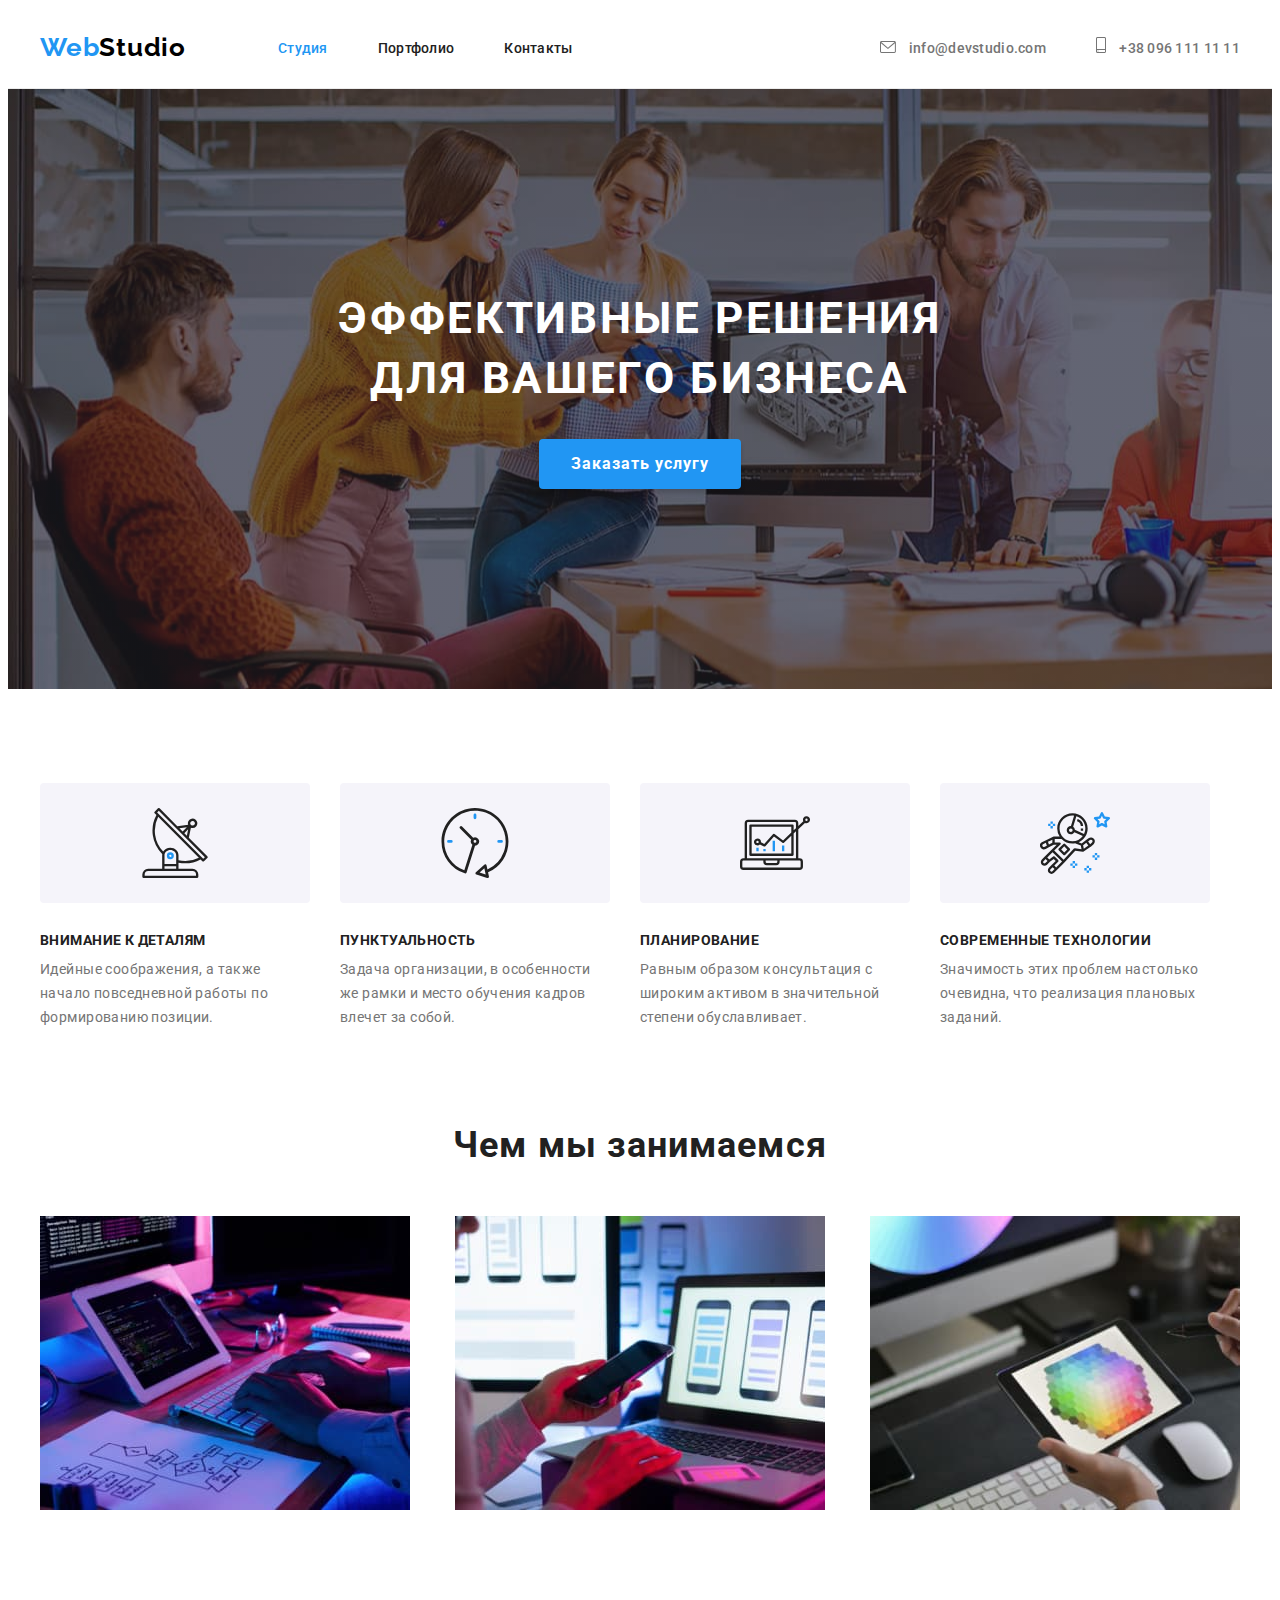
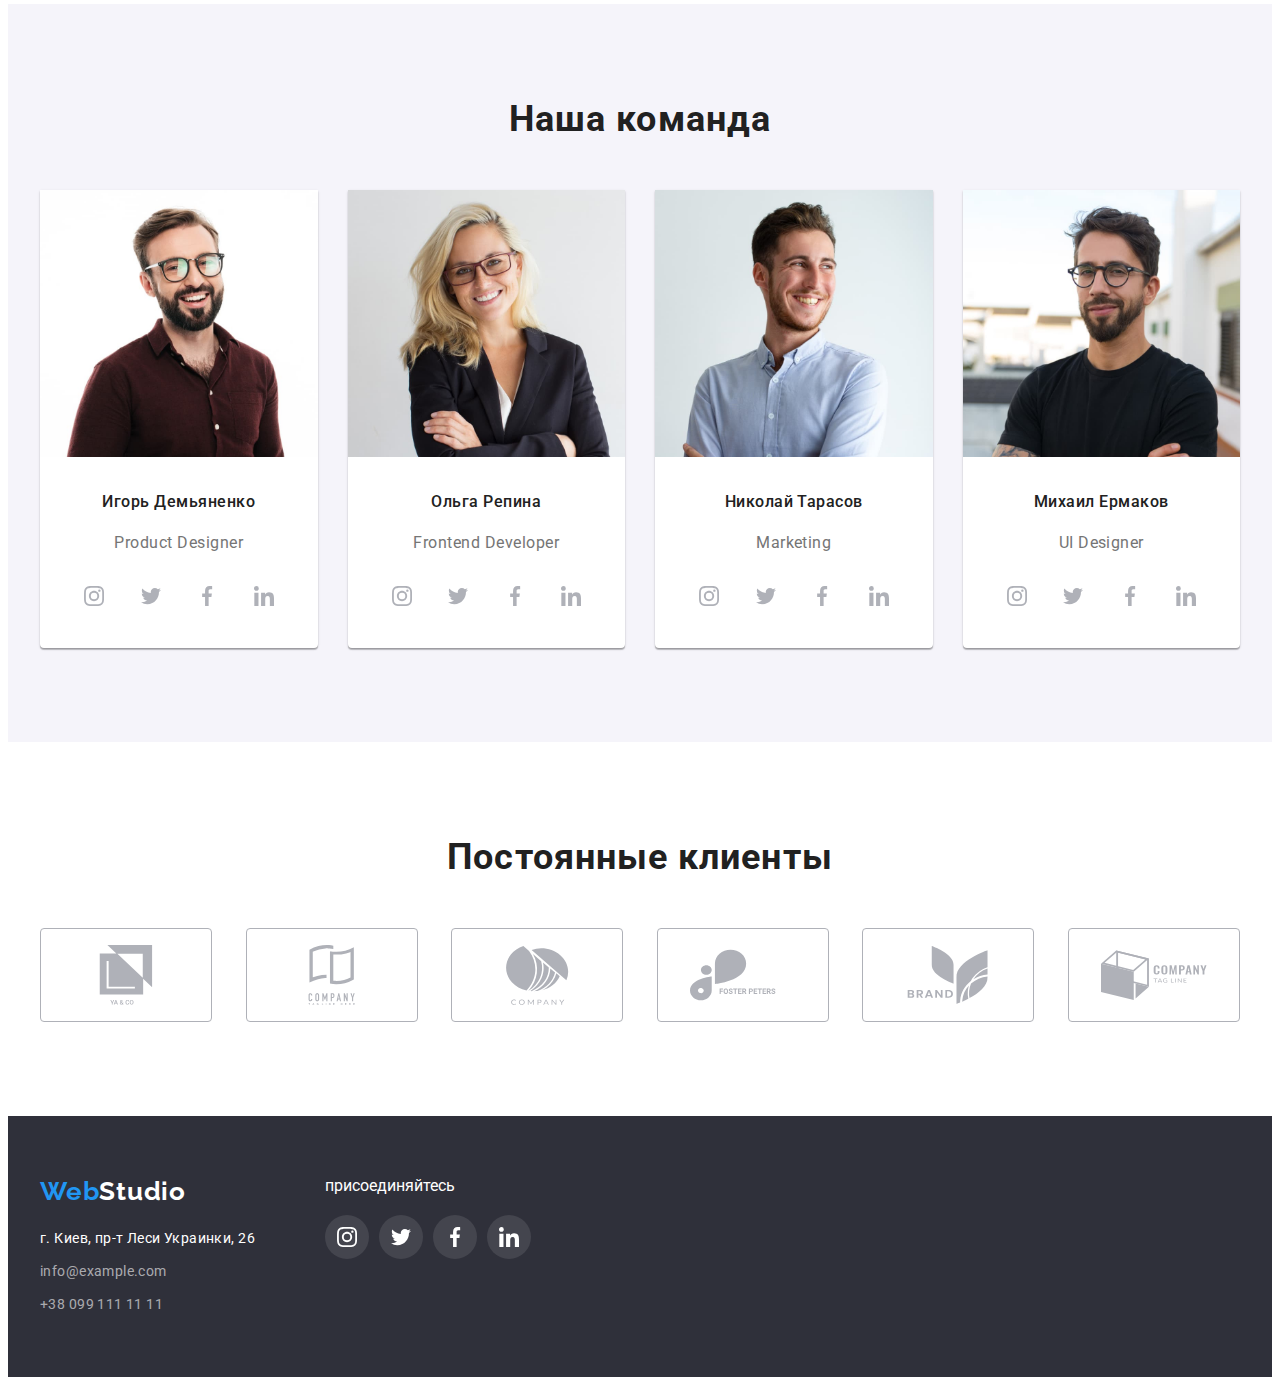
<file: index.html>
<!DOCTYPE html>
<html lang="ru">
  <head>
    <meta charset="UTF-8" />
    <meta http-equiv="X-UA-Compatible" content="IE=edge" />
    <meta name="viewport" content="width=device-width, initial-scale=1.0" />
    <title>WebStudio</title>
    <link rel="preconnect" href="https://fonts.googleapis.com" />
    <link rel="preconnect" href="https://fonts.gstatic.com" crossorigin />
    <link
      href="https://fonts.googleapis.com/css2?family=Raleway:wght@700&family=Roboto:wght@400;500;700;900&display=swap"
      rel="stylesheet"
    />
    <link
      rel="stylesheet"
      href="https://cdnjs.cloudflare.com/ajax/libs/modern-normalize/1.1.0/modern-normalize.min.css"
      integrity="sha512-wpPYUAdjBVSE4KJnH1VR1HeZfpl1ub8YT/NKx4PuQ5NmX2tKuGu6U/JRp5y+Y8XG2tV+wKQpNHVUX03MfMFn9Q=="
      crossorigin="anonymous"
      referrerpolicy="no-referrer"
    />
    <link rel="stylesheet" href="./css/style.css" />
  </head>
  <body>
    <!--шапка-->
    <header class="header">
      <div class="container header-container">
        <nav class="navigation">
          <a class="logo link" href="./index.html"><span class="web-logo">Web</span>Studio </a>

          <ul class="nav-list list">
            <li class="nav-list-item">
              <a class="nav-list-link link current" href="./index.html">Студия</a>
            </li>
            <li class="nav-list-item">
              <a class="nav-list-link link" href="./portfolio.html">Портфолио</a>
            </li>
            <li class="nav-list-item"><a class="nav-list-link link" href="">Контакты</a></li>
          </ul>
        </nav>

        <ul class="header-mail-tel list">
          <li class="header-mail">
            <a class="mail-devstudio link" href="mailto:info@devstudio.com"
              ><svg class="header-mail-icon" width="16" height="12">
                <use href="./imeges/sprite.svg#icon-envelope"></use>
              </svg>
              info@devstudio.com</a
            >
          </li>
          <li class="header-tel">
            <a class="contact-number link" href="tel:+380961111111"
              ><svg class="header-tel-icon" width="10" height="16">
                <use href="./imeges/sprite.svg#icon-smartphone"></use>
              </svg>
              +38 096 111 11 11</a
            >
          </li>
        </ul>
      </div>
    </header>
    <main>
      <!--Первая секция с заголовком-->
      <section class="hero-section section">
        <div class="container hero-btn-wrapper">
          <h1 class="hero">Эффективные решения для вашего бизнеса</h1>
          <button class="btn-order" type="button">Заказать услугу</button>
        </div>
      </section>
      <!--Особенности-->
      <section class="features-section section">
        <div class="container">
          <h2 class="visually-hidden">преимущества</h2>
          <ul class="features-list list">
            <li class="features-item">
              <div class="features-wrapper-item">
                <svg class="features-icon" width="70" height="70">
                  <use href="./imeges/sprite.svg#icon-antenna-1"></use>
                </svg>
              </div>
              <h3 class="features-title">Внимание к деталям</h3>
              <p class="features-text">
                Идейные соображения, а также начало повседневной работы по формированию позиции.
              </p>
            </li>
            <li class="features-item">
              <div class="features-wrapper-item">
                <svg class="features-icon" width="70" height="70">
                  <use href="./imeges/sprite.svg#icon-clock-1"></use>
                </svg>
              </div>
              <h3 class="features-title">Пунктуальность</h3>
              <p class="features-text">
                Задача организации, в особенности же рамки и место обучения кадров влечет за собой.
              </p>
            </li>
            <li class="features-item">
              <div class="features-wrapper-item">
                <svg class="features-icon" width="70" height="70">
                  <use href="./imeges/sprite.svg#icon-diagram-1"></use>
                </svg>
              </div>
              <h3 class="features-title">Планирование</h3>
              <p class="features-text">
                Равным образом консультация с широким активом в значительной степени обуславливает.
              </p>
            </li>
            <li class="features-item">
              <div class="features-wrapper-item">
                <svg class="features-icon" width="70" height="70">
                  <use href="./imeges/sprite.svg#icon-astronaut-1"></use>
                </svg>
              </div>
              <h3 class="features-title">Современные технологии</h3>
              <p class="features-text">
                Значимость этих проблем настолько очевидна, что реализация плановых заданий.
              </p>
            </li>
          </ul>
        </div>
      </section>
      <!--Чем мы занимаемся-->
      <section class="work-examples-section">
        <div class="container">
          <h2 class="work-examples-title">Чем мы занимаемся</h2>
          <ul class="work-examples-list list">
            <li class="work-examples-item">
              <img src="./imeges/box-1.jpg" alt="Разработка" width="370" height="294" />
            </li>
            <li class="work-examples-item">
              <img src="./imeges/box-2.jpg" alt="Мобильное приложение" width="370" height="294" />
            </li>
            <li class="work-examples-item">
              <img src="./imeges/box-3.jpg" alt="Результат" width="370" height="294" />
            </li>
          </ul>
        </div>
      </section>
      <!--Команда-->
      <section class="team-section section">
        <div class="container">
          <h2 class="team-title">Наша команда</h2>
          <ul class="team-list list">
            <li class="team-item">
              <img src="./imeges/img.jpg" alt="Игорь Демьяненко" width="270" height="260" />
              <div class="workers-content-wrapper">
                <h3 class="name-member">Игорь Демьяненко</h3>
                <p class="position">Product Designer</p>
                <ul class="social-list list">
                  <li class="social-list-item">
                    <a class="social-list-link" href="">
                      <svg class="social-list-icon" width="20" height="20">
                        <use href="./imeges/sprite.svg#icon-instagram-2"></use>
                      </svg>
                    </a>
                  </li>
                  <li class="social-list-item">
                    <a class="social-list-link" href="">
                      <svg class="social-list-icon" width="20" height="20">
                        <use href="./imeges/sprite.svg#icon-twitter-1"></use>
                      </svg>
                    </a>
                  </li>
                  <li class="social-list-item">
                    <a class="social-list-link" href="">
                      <svg class="social-list-icon" width="20" height="20">
                        <use href="./imeges/sprite.svg#icon-facebook-1"></use>
                      </svg>
                    </a>
                  </li>
                  <li class="social-list-item">
                    <a class="social-list-link" href="">
                      <svg class="social-list-icon" width="20" height="20">
                        <use href="./imeges/sprite.svg#icon-linkedin-1"></use>
                      </svg>
                    </a>
                  </li>
                </ul>
              </div>
            </li>

            <li class="team-item">
              <img src="./imeges/img-1.jpg" alt="Ольга Репина" width="270" height="260" />
              <div class="workers-content-wrapper">
                <h3 class="name-member">Ольга Репина</h3>
                <p class="position">Frontend Developer</p>
                <ul class="social-list list">
                  <li class="social-list-item">
                    <a class="social-list-link" href="">
                      <svg class="social-list-icon" width="20" height="20">
                        <use href="./imeges/sprite.svg#icon-instagram-2"></use>
                      </svg>
                    </a>
                  </li>
                  <li class="social-list-item">
                    <a class="social-list-link" href="">
                      <svg class="social-list-icon" width="20" height="20">
                        <use href="./imeges/sprite.svg#icon-twitter-1"></use>
                      </svg>
                    </a>
                  </li>
                  <li class="social-list-item">
                    <a class="social-list-link" href="">
                      <svg class="social-list-icon" width="20" height="20">
                        <use href="./imeges/sprite.svg#icon-facebook-1"></use>
                      </svg>
                    </a>
                  </li>
                  <li class="social-list-item">
                    <a class="social-list-link" href="">
                      <svg class="social-list-icon" width="20" height="20">
                        <use href="./imeges/sprite.svg#icon-linkedin-1"></use>
                      </svg>
                    </a>
                  </li>
                </ul>
              </div>
            </li>
            <li class="team-item">
              <img src="./imeges/img-2.jpg" alt="Николай Тарасов" width="270" height="260" />
              <div class="workers-content-wrapper">
                <h3 class="name-member">Николай Тарасов</h3>
                <p class="position">Marketing</p>
                <ul class="social-list list">
                  <li class="social-list-item">
                    <a class="social-list-link" href="">
                      <svg class="social-list-icon" width="20" height="20">
                        <use href="./imeges/sprite.svg#icon-instagram-2"></use>
                      </svg>
                    </a>
                  </li>
                  <li class="social-list-item">
                    <a class="social-list-link" href="">
                      <svg class="social-list-icon" width="20" height="20">
                        <use href="./imeges/sprite.svg#icon-twitter-1"></use>
                      </svg>
                    </a>
                  </li>
                  <li class="social-list-item">
                    <a class="social-list-link" href="">
                      <svg class="social-list-icon" width="20" height="20">
                        <use href="./imeges/sprite.svg#icon-facebook-1"></use>
                      </svg>
                    </a>
                  </li>
                  <li class="social-list-item">
                    <a class="social-list-link" href="">
                      <svg class="social-list-icon" width="20" height="20">
                        <use href="./imeges/sprite.svg#icon-linkedin-1"></use>
                      </svg>
                    </a>
                  </li>
                </ul>
              </div>
            </li>
            <li class="team-item">
              <img src="./imeges/img-3.jpg" alt="Михаил Ермаков" width="270" height="260" />
              <div class="workers-content-wrapper">
                <h3 class="name-member">Михаил Ермаков</h3>
                <p class="position">UI Designer</p>
                <ul class="social-list list">
                  <li class="social-list-item">
                    <a class="social-list-link" href="">
                      <svg class="social-list-icon" width="20" height="20">
                        <use href="./imeges/sprite.svg#icon-instagram-2"></use>
                      </svg>
                    </a>
                  </li>
                  <li class="social-list-item">
                    <a class="social-list-link" href="">
                      <svg class="social-list-icon" width="20" height="20">
                        <use href="./imeges/sprite.svg#icon-twitter-1"></use>
                      </svg>
                    </a>
                  </li>
                  <li class="social-list-item">
                    <a class="social-list-link" href="">
                      <svg class="social-list-icon" width="20" height="20">
                        <use href="./imeges/sprite.svg#icon-facebook-1"></use>
                      </svg>
                    </a>
                  </li>
                  <li class="social-list-item">
                    <a class="social-list-link" href="">
                      <svg class="social-list-icon" width="20" height="20">
                        <use href="./imeges/sprite.svg#icon-linkedin-1"></use>
                      </svg>
                    </a>
                  </li>
                </ul>
              </div>
            </li>
          </ul>
        </div>
      </section>
      <!-- Постоянные клиенты -->
      <section class="clients-section section">
        <div class="container">
          <h2 class="clients-title">Постоянные клиенты</h2>
          <ul class="client-list list">
            <li class="client-list-item">
              <a class="client-list-link" href=""
                ><svg class="client-icon" width="106" height="60">
                  <use href="./imeges/sprite.svg#icon-client-1"></use>
                </svg>
              </a>
            </li>
            <li class="client-list-item">
              <a class="client-list-link" href=""
                ><svg class="client-icon" width="106" height="60">
                  <use href="./imeges/sprite.svg#icon-client-2"></use>
                </svg>
              </a>
            </li>
            <li class="client-list-item">
              <a class="client-list-link" href=""
                ><svg class="client-icon" width="106" height="60">
                  <use href="./imeges/sprite.svg#icon-client-3"></use>
                </svg>
              </a>
            </li>
            <li class="client-list-item">
              <a class="client-list-link" href=""
                ><svg class="client-icon" width="106" height="60">
                  <use href="./imeges/sprite.svg#icon-client-4"></use>
                </svg>
              </a>
            </li>
            <li class="client-list-item">
              <a class="client-list-link" href=""
                ><svg class="client-icon" width="106" height="60">
                  <use href="./imeges/sprite.svg#icon-client-5"></use>
                </svg>
              </a>
            </li>
            <li class="client-list-item">
              <a class="client-list-link" href=""
                ><svg class="client-icon" width="106" height="60">
                  <use href="./imeges/sprite.svg#icon-client-6"></use>
                </svg>
              </a>
            </li>
          </ul>
        </div>
      </section>
    </main>
    <!--Footer-->
    <footer class="footer">
      <div class="footer-content-wrapper container">
        <div class="footer-text">
          <a class="footer-logo link" href="./index.html"
            ><span class="web-logo">Web</span>Studio</a
          >
          <address class="footer-address">
            <ul class="footer-list list">
              <li class="footer-item">
                <a
                  class="footer-address link"
                  href="https://goo.gl/maps/ELUftvZESQGnUjL59"
                  target="_blank"
                  >г. Киев, пр-т Леси Украинки, 26</a
                >
              </li>
              <li class="footer-item">
                <a class="footer-mail link" href="mailto:info@devstudio.com">info@example.com</a>
              </li>
              <li class="footer-item">
                <a class="footer-tel link" href="tel:+380991111111">+38 099 111 11 11</a>
              </li>
            </ul>
          </address>
        </div>
        <div class="footer-social">
          <p class="footer-list-title">присоединяйтесь</p>
          <ul class="footer-social-list list">
            <li class="footer-social-item">
              <a class="footer-social-link" href="">
                <svg class="footer-social-icon" width="20" height="20">
                  <use href="./imeges/sprite.svg#icon-instagram-2"></use>
                </svg>
              </a>
            </li>
            <li class="footer-social-item">
              <a class="footer-social-link" href="">
                <svg class="footer-social-icon" width="20" height="20">
                  <use href="./imeges/sprite.svg#icon-twitter-1"></use>
                </svg>
              </a>
            </li>
            <li class="footer-social-item">
              <a class="footer-social-link" href="">
                <svg class="footer-social-icon" width="20" height="20">
                  <use href="./imeges/sprite.svg#icon-facebook-1"></use>
                </svg>
              </a>
            </li>
            <li class="footer-social-item">
              <a class="footer-social-link" href="">
                <svg class="footer-social-icon" width="20" height="20">
                  <use href="./imeges/sprite.svg#icon-linkedin-1"></use>
                </svg>
              </a>
            </li>
          </ul>
        </div>
      </div>
    </footer>
  </body>
</html>
</file>
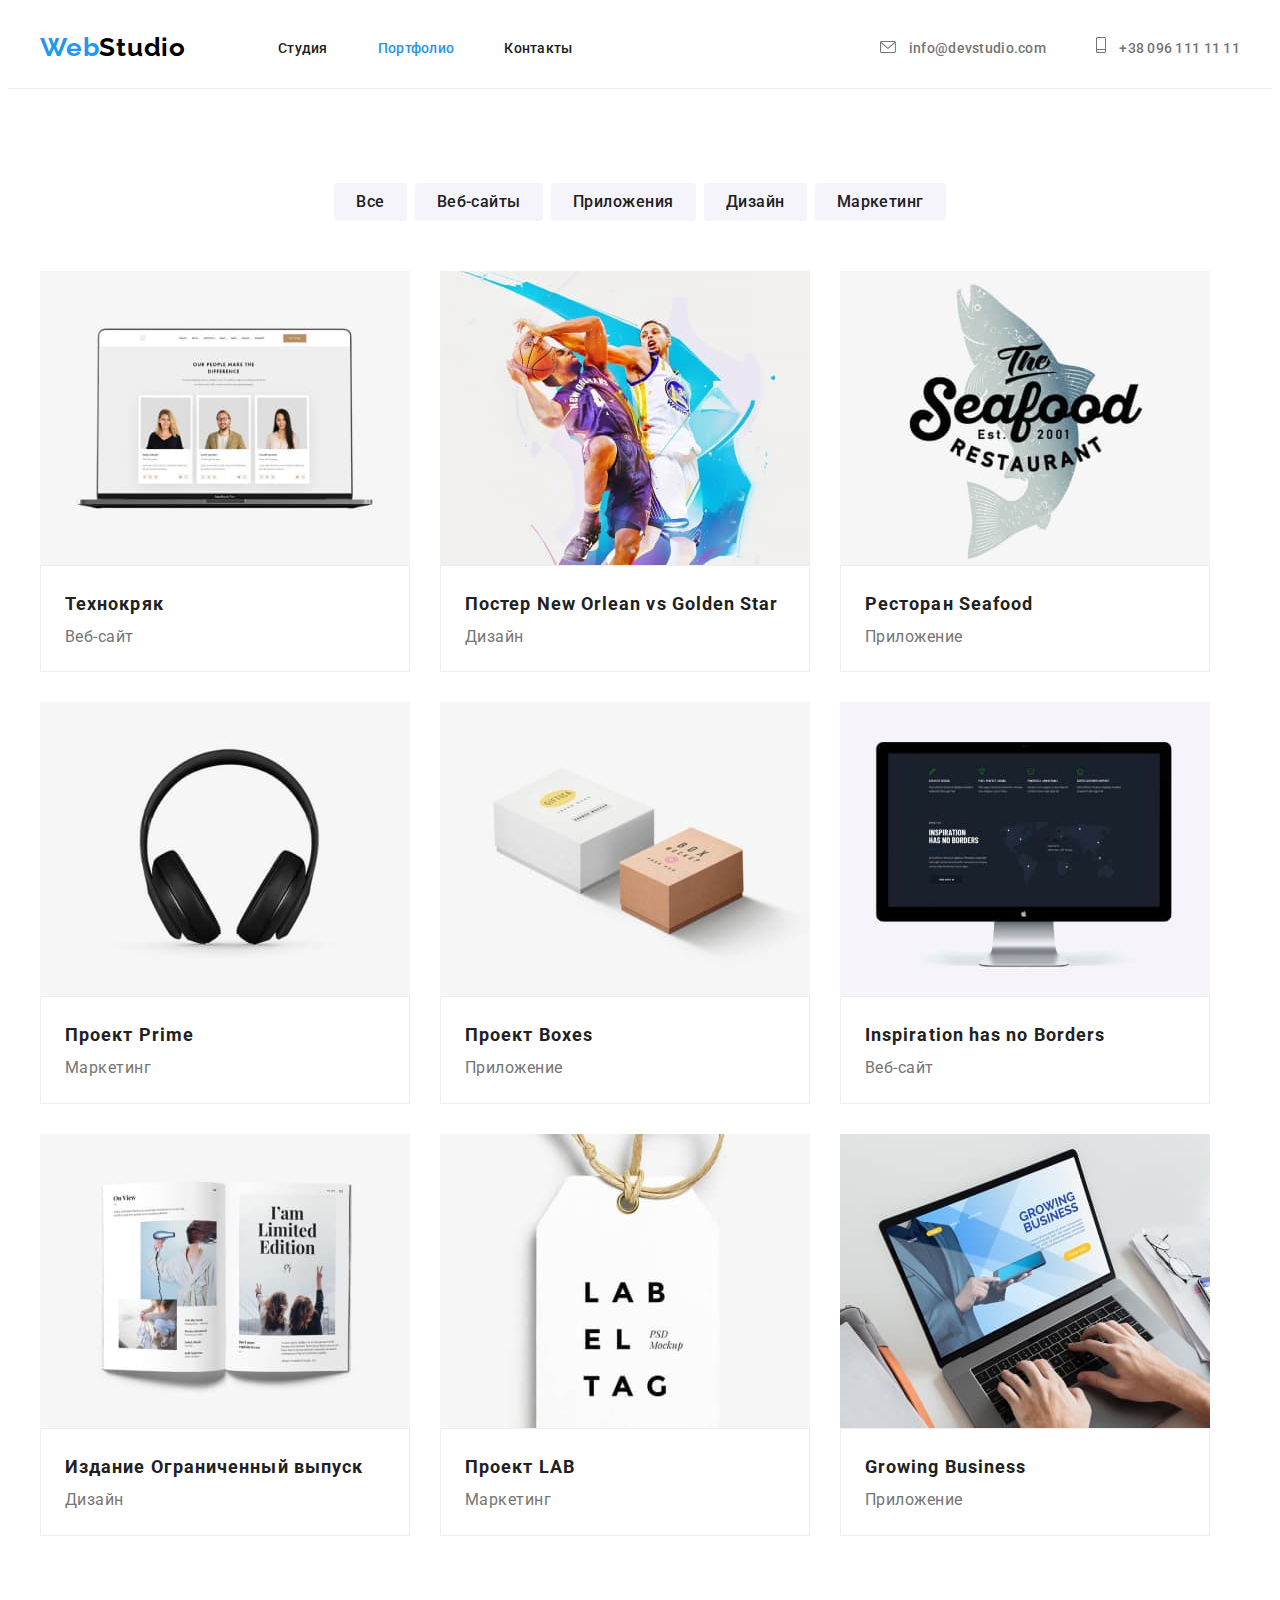
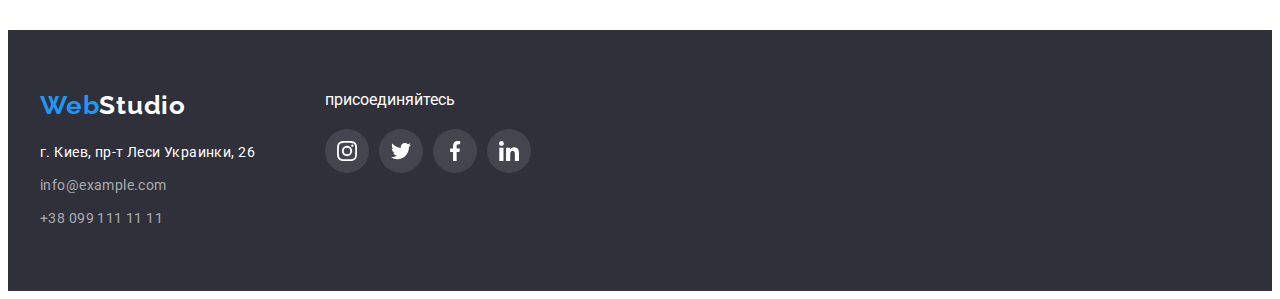
<file: portfolio.html>
<!DOCTYPE html>
<html lang="ru">
  <head>
    <meta charset="UTF-8" />
    <meta http-equiv="X-UA-Compatible" content="IE=edge" />
    <meta name="viewport" content="width=device-width, initial-scale=1.0" />
    <title>WebStudio</title>
    <link rel="preconnect" href="https://fonts.googleapis.com" />
    <link rel="preconnect" href="https://fonts.gstatic.com" crossorigin />
    <link
      href="https://fonts.googleapis.com/css2?family=Raleway:wght@700&family=Roboto:wght@400;500;700;900&display=swap"
      rel="stylesheet"
    />
    <link
      rel="stylesheet"
      href="https://cdnjs.cloudflare.com/ajax/libs/modern-normalize/1.1.0/modern-normalize.min.css"
      integrity="sha512-wpPYUAdjBVSE4KJnH1VR1HeZfpl1ub8YT/NKx4PuQ5NmX2tKuGu6U/JRp5y+Y8XG2tV+wKQpNHVUX03MfMFn9Q=="
      crossorigin="anonymous"
      referrerpolicy="no-referrer"
    />
    <link rel="stylesheet" href="./css/style.css" />
  </head>
  <body>
    <!--шапка-->
    <header class="header">
      <div class="container header-container">
        <nav class="navigation">
          <a class="logo link" href="./index.html"><span class="web-logo">Web</span>Studio </a>

          <ul class="nav-list list">
            <li class="nav-list-item">
              <a class="nav-list-link link" href="./index.html">Студия</a>
            </li>
            <li class="nav-list-item">
              <a class="nav-list-link link current" href="./portfolio.html">Портфолио</a>
            </li>
            <li class="nav-list-item"><a class="nav-list-link link" href="">Контакты</a></li>
          </ul>
        </nav>

        <ul class="header-mail-tel list">
          <li class="header-mail">
            <a class="mail-devstudio link" href="mailto:info@devstudio.com"
              ><svg class="header-mail-icon" width="16" height="12">
                <use href="./imeges/sprite.svg#icon-envelope"></use>
              </svg>
              info@devstudio.com</a
            >
          </li>
          <li class="header-tel">
            <a class="contact-number link" href="tel:+380961111111"
              ><svg class="header-tel-icon" width="10" height="16">
                <use href="./imeges/sprite.svg#icon-smartphone"></use>
              </svg>
              +38 096 111 11 11</a
            >
          </li>
        </ul>
      </div>
    </header>
    <main>
      <!-- Buttens -->
      <section class="section">
        <div class="container">
          <ul class="list-btn">
            <li class="li-btn"><button class="portfolio-btn" type="button">Все</button></li>
            <li class="li-btn"><button class="portfolio-btn" type="button">Веб-сайты</button></li>
            <li class="li-btn"><button class="portfolio-btn" type="button">Приложения</button></li>
            <li class="li-btn"><button class="portfolio-btn" type="button">Дизайн</button></li>
            <li class="li-btn"><button class="portfolio-btn" type="button">Маркетинг</button></li>
          </ul>
          <!-- Список Работ -->
          <ul class="list-portfolio">
            <li class="item-portfolio">
              <a class="item-portfolio-link link" href="">
                <img src="./imeges/portfolio4.jpg" alt="Технокряк" width="370" height="294" />
                <div class="wrapper-text-portfolio">
                  <h2 class="title-work">Технокряк</h2>
                  <h3 class="description-work">Веб-сайт</h3>
                </div>
              </a>
            </li>
            <li class="item-portfolio">
              <a class="item-portfolio-link link" href="">
                <img
                  src="./imeges/portfolio1.jpg"
                  alt="Новый Орлеан против Золотой Звезды"
                  width="370"
                  height="294"
                />
                <div class="wrapper-text-portfolio">
                  <h2 class="title-work">Постер New Orlean vs Golden Star</h2>
                  <h3 class="description-work">Дизайн</h3>
                </div>
              </a>
            </li>
            <li class="item-portfolio">
              <a class="item-portfolio-link link" href="">
                <img src="./imeges/portfolio2.jpg" alt="Морепродукты" width="370" height="294" />
                <div class="wrapper-text-portfolio">
                  <h2 class="title-work">Ресторан Seafood</h2>
                  <h3 class="description-work">Приложение</h3>
                </div>
              </a>
            </li>
            <li class="item-portfolio">
              <a class="item-portfolio-link link" href="">
                <img src="./imeges/portfolio7.jpg" alt="основной" width="370" height="294" />
                <div class="wrapper-text-portfolio">
                  <h2 class="title-work">Проект Prime</h2>
                  <h3 class="description-work">Маркетинг</h3>
                </div>
              </a>
            </li>
            <li class="item-portfolio">
              <a class="item-portfolio-link link" href="">
                <img src="./imeges/portfolio6.jpg" alt="Коробки" width="370" height="294" />
                <div class="wrapper-text-portfolio">
                  <h2 class="title-work">Проект Boxes</h2>
                  <h3 class="description-work">Приложение</h3>
                </div>
              </a>
            </li>
            <li class="item-portfolio">
              <a class="item-portfolio-link link" href="">
                <img
                  src="./imeges/portfolio8.jpg"
                  alt="Вдохновение не имеет границ"
                  width="370"
                  height="294"
                />
                <div class="wrapper-text-portfolio">
                  <h2 class="title-work">Inspiration has no Borders</h2>
                  <h3 class="description-work">Веб-сайт</h3>
                </div>
              </a>
            </li>
            <li class="item-portfolio">
              <a class="item-portfolio-link link" href="">
                <img src="./imeges/portfolio9.jpg" alt="" width="370" height="294" />
                <div class="wrapper-text-portfolio">
                  <h2 class="title-work">Издание Ограниченный выпуск</h2>
                  <h3 class="description-work">Дизайн</h3>
                </div>
              </a>
            </li>
            <li class="item-portfolio">
              <a class="item-portfolio-link link" href="">
                <img src="./imeges/portfolio3.jpg" alt="Проект ЛАБ" width="370" height="294" />
                <div class="wrapper-text-portfolio">
                  <h2 class="title-work">Проект LAB</h2>
                  <h3 class="description-work">Маркетинг</h3>
                </div>
              </a>
            </li>
            <li class="item-portfolio">
              <a class="item-portfolio-link link" href="">
                <img src="./imeges/portfolio5.jpg" alt="Растущий бизнес" width="370" height="294" />
                <div class="wrapper-text-portfolio">
                  <h2 class="title-work">Growing Business</h2>
                  <h3 class="description-work">Приложение</h3>
                </div>
              </a>
            </li>
          </ul>
        </div>
      </section>
    </main>

    <!--Footer-->
    <footer class="footer">
      <div class="footer-content-wrapper container">
        <div class="footer-text">
          <a class="footer-logo link" href="./index.html"
            ><span class="web-logo">Web</span>Studio</a
          >
          <address class="footer-address">
            <ul class="footer-list list">
              <li class="footer-item">
                <a
                  class="footer-address link"
                  href="https://goo.gl/maps/ELUftvZESQGnUjL59"
                  target="_blank"
                  >г. Киев, пр-т Леси Украинки, 26</a
                >
              </li>
              <li class="footer-item">
                <a class="footer-mail link" href="mailto:info@devstudio.com">info@example.com</a>
              </li>
              <li class="footer-item">
                <a class="footer-tel link" href="tel:+380991111111">+38 099 111 11 11</a>
              </li>
            </ul>
          </address>
        </div>
        <div class="footer-social">
          <p class="footer-list-title">присоединяйтесь</p>
          <ul class="footer-social-list list">
            <li class="footer-social-item">
              <a class="footer-social-link" href="">
                <svg class="footer-social-icon" width="20" height="20">
                  <use href="./imeges/sprite.svg#icon-instagram-2"></use>
                </svg>
              </a>
            </li>
            <li class="footer-social-item">
              <a class="footer-social-link" href="">
                <svg class="footer-social-icon" width="20" height="20">
                  <use href="./imeges/sprite.svg#icon-twitter-1"></use>
                </svg>
              </a>
            </li>
            <li class="footer-social-item">
              <a class="footer-social-link" href="">
                <svg class="footer-social-icon" width="20" height="20">
                  <use href="./imeges/sprite.svg#icon-facebook-1"></use>
                </svg>
              </a>
            </li>
            <li class="footer-social-item">
              <a class="footer-social-link" href="">
                <svg class="footer-social-icon" width="20" height="20">
                  <use href="./imeges/sprite.svg#icon-linkedin-1"></use>
                </svg>
              </a>
            </li>
          </ul>
        </div>
      </div>
    </footer>
  </body>
</html>
</file>
<file: css/style.css>
:root {
  --primary-font-family: Roboto, sans-serif;
  --primary-text-color: #212121;
  --secondary-text-color: #757575;
  --primary-text-color-dark-theme: #ffffff;
  --secondary-text-color-dark-theme: rgba(255, 255, 255, 0.6);
  --color-icon-primary: #afb1b8;
  --hover-color: #2196f3;
}
body {
  position: relative;
  max-width: 1600px;
  font-family: var(--primary-font-family);
  color: var(--primary-text-color);
}

h1,
h2,
h3,
h4,
p {
  margin-top: 0;
  margin-bottom: 0;
}

ul {
  margin-top: 0;
  margin-bottom: 0;
  padding-left: 0;
}

img {
  display: block;
  width: 100%;
  height: auto;
}

.list,
.list-btn,
.list-portfolio {
  list-style: none;
}

.link {
  text-decoration: none;
}

.container {
  width: 1200px;
  padding-left: 15px;
  padding-right: 15px;
  margin-left: auto;
  margin-right: auto;
}

.section {
  padding-top: 94px;
  padding-bottom: 94px;
}

.visually-hidden {
  position: absolute;
  width: 1px;
  height: 1px;
  margin: -1px;
  padding: 0;
  overflow: hidden;
  border: 0;
  clip: rect(0 0 0 0);
}

/* ======= HEADER ======= */

.header {
  padding-top: 24px;
  padding-bottom: 25px;
  border-bottom: 1px solid #ececec;
}

.header-container {
  display: flex;
  align-items: center;
  justify-content: space-between;
}

.navigation {
  display: flex;
  align-items: center;
}

.nav-list {
  display: flex;
  align-items: center;
}

.header-mail-tel {
  display: flex;
  align-items: center;
}

.logo {
  margin-right: 92px;
}

.nav-list-item:not(:last-child) {
  margin-right: 50px;
}

.mail-devstudio {
  margin-right: 50px;
}

.web-logo {
  color: #2196f3;
}
.logo {
  font-family: Raleway;
  font-style: normal;
  font-weight: bold;
  font-size: 26px;
  line-height: 1.19;
  letter-spacing: 0.03em;

  color: #000000;
}
.nav-list-link {
  font-family: var(--primary-font-family);
  font-style: normal;
  font-weight: 500;
  font-size: 14px;
  line-height: 1.14;
  letter-spacing: 0.02em;

  color: var(--primary-text-color);
}

.current {
  color: var(--hover-color);
}
.nav-list-link:hover,
.nav-list-link:focus {
  color: var(--hover-color);
}

.mail-devstudio {
  font-family: var(--primary-font-family);
  font-style: normal;
  font-weight: 500;
  font-size: 14px;
  line-height: 1.14px;
  letter-spacing: 0.02em;

  color: var(--secondary-text-color);
}
.mail-devstudio:hover,
.mail-devstudio:focus {
  color: var(--hover-color);
}

.contact-number {
  font-family: var(--primary-font-family);
  font-style: normal;
  font-weight: 500;
  font-size: 14px;
  line-height: 1.14;
  letter-spacing: 0.02em;

  color: var(--secondary-text-color);
}
.contact-number:hover,
.contact-number:focus {
  color: var(--hover-color);
}

.contact-number:hover .header-tel-icon,
.contact-number:focus .header-tel-icon {
  fill: var(--hover-color);
}

.header-mail-icon,
.header-tel-icon {
  fill: #757575;
  margin-right: 10px;
}
.mail-devstudio:hover .header-mail-icon,
.mail-devstudio:focus .header-mail-icon {
  fill: var(--hover-color);
}
/* ======= HEADER END ======= */
/* ======= HERO ======== */
.hero {
  font-family: var(--primary-font-family);
  font-style: normal;
  max-width: 700px;
  font-size: 44px;
  line-height: 1.36;
  text-align: center;
  letter-spacing: 0.06em;
  text-transform: uppercase;
  margin-left: auto;
  margin-right: auto;
  padding-bottom: 30px;

  color: var(--primary-text-color-dark-theme);
}
.btn-order {
  min-width: 200;
  padding: 8px 30px;
  border-color: transparent;
  font-family: var(--primary-font-family);
  font-style: normal;
  font-weight: bold;
  font-size: 16px;
  line-height: 1.87;
  display: flex;
  align-items: center;
  text-align: center;
  letter-spacing: 0.06em;
  background: #2196f3;
  box-shadow: 0px 4px 4px rgba(0, 0, 0, 0.15);
  border-radius: 4px;
  cursor: pointer;
  margin-left: auto;
  margin-right: auto;

  color: var(--primary-text-color-dark-theme);
}
.btn-order:hover,
.btn-order:focus {
  background: #188ce8;
  box-shadow: 0px 4px 4px rgba(0, 0, 0, 0.15);
  border-radius: 4px;
}
.hero-section {
  background-image: linear-gradient(rgba(47, 48, 58, 0.4), rgba(47, 48, 58, 0.4)),
    url('../imeges/fon-hero.jpg');
  background-color: #2f303a;
  background-repeat: no-repeat;
  background-size: cover;
  padding: 200px 0px;
}
/* ======= HERO END ======== */
/* ======= FEATURES ======= */
.features-wrapper-item {
  display: flex;
  align-items: center;
  justify-content: center;
  padding: 25px 100px;
  margin-bottom: 30px;
  background-color: #f5f4fa;
  border-radius: 4px;
}
.features-list {
  display: flex;
  margin-left: -30px;
  margin-top: -30px;
}

.features-item {
  margin-left: 30px;
  margin-top: 30px;
}

.features-title {
  font-family: var(--primary-font-family);
  font-style: normal;
  font-weight: bold;
  font-size: 14px;
  line-height: 1.14;
  letter-spacing: 0.03em;
  text-transform: uppercase;
  margin-bottom: 10px;

  color: var(--primary-text-color);
}
.features-text {
  width: 270px;
  font-family: var(--primary-font-family);
  font-style: normal;
  font-weight: normal;
  font-size: 14px;
  line-height: 1.7;

  letter-spacing: 0.03em;

  color: var(--secondary-text-color);
}
/* ======= FEATURES END ======= */
/* ======= WORK-EXAMEPLS ======= */
.work-examples-list {
  flex-basis: calc((100% - 90px) / 3);
  display: flex;
  justify-content: space-between;
}

.work-examples-section {
  padding-bottom: 94px;
}
.work-examples-title {
  font-family: var(--primary-font-family);
  font-style: normal;
  font-weight: bold;
  font-size: 36px;
  line-height: 1.17;
  text-align: center;
  letter-spacing: 0.03em;
  margin-bottom: 50px;

  color: var(--primary-text-color);
}
/* ======= WORK-EXAMEPLS END ======= */
/* ======= TEAM ======= */
.workers-content-wrapper {
  padding: 30px 32px;
}

.name-member {
  margin-bottom: 10px;
}

.team-list {
  display: flex;
  margin-left: -30px;
  margin-top: -30px;
}

.team-item {
  flex-basis: calc((100% - 120px) / 4);
  margin-left: 30px;
  margin-top: 30px;
  background: #ffffff;
  box-shadow: 0px 1px 3px rgba(0, 0, 0, 0.12), 0px 1px 1px rgba(0, 0, 0, 0.14),
    0px 2px 1px rgba(0, 0, 0, 0.2);
  border-radius: 0px 0px 4px 4px;
}
.team-section {
  background: #f5f4fa;
}
.team-title {
  font-family: var(--primary-font-family);
  font-style: normal;
  font-weight: bold;
  font-size: 36px;
  line-height: 1.17;
  text-align: center;
  letter-spacing: 0.03em;
  margin-bottom: 50px;

  color: var(--primary-text-color);
}
.name-member {
  font-family: var(--primary-font-family);
  font-style: normal;
  font-weight: 500;
  font-size: 16px;
  line-height: 1.9;

  text-align: center;
  letter-spacing: 0.03em;

  color: var(--primary-text-color);
}
.position {
  font-family: var(--primary-font-family);
  font-style: normal;
  font-weight: normal;
  font-size: 16px;
  line-height: 1.9;
  margin-bottom: 16px;

  text-align: center;
  letter-spacing: 0.03em;

  color: var(--secondary-text-color);
}

.social-list {
  display: flex;
  justify-content: space-between;
}

.social-list-link {
  display: flex;
  align-items: center;
  justify-content: center;
  width: 44px;
  height: 44px;
  background-color: #ffffff;
  border-radius: 50%;
}

.social-list-link:hover .social-list-icon,
.social-list-link:focus .social-list-icon {
  fill: #ffffff;
}

.social-list-link:hover,
.social-list-link:focus {
  background-color: var(--hover-color);
}

.social-list-icon {
  width: 20px;
  height: 20px;
  fill: var(--color-icon-primary);
}
/* ======= TEAM END ======= */

/* ======= CLIENTS ======= */
.clients-title {
  font-family: var(--primary-font-family);
  font-style: normal;
  font-weight: bold;
  font-size: 36px;
  line-height: 1.17;
  text-align: center;
  letter-spacing: 0.03em;
  margin-bottom: 50px;

  color: var(--primary-text-color);
}

.client-list {
  display: flex;
  justify-content: space-between;
}

.client-list-link {
  display: flex;
  padding: 16px 32px;
  align-items: center;
  justify-content: center;
  border: 1px solid #afb1b8;
  border-radius: 4px;
}
.client-icon {
  fill: #afb1b8;
}

.client-list-link:hover,
.client-list-link:focus {
  border-color: var(--hover-color);
}

.client-list-link:hover .client-icon,
.client-list-link:focus .client-icon {
  fill: var(--hover-color);
}
/* ======= CLIENTS END ======= */
/* ======= FOOTER ======= */
.footer {
  background: #2f303a;
  padding-top: 60px;
  padding-bottom: 60px;
}
.footer-content-wrapper {
  display: flex;
}

.footer-item:not(:last-child) {
  margin-bottom: 9px;
}

.footer-logo {
  display: inline-block;
  font-family: Raleway;
  font-style: normal;
  font-weight: bold;
  font-size: 26px;
  line-height: 1.19;
  letter-spacing: 0.03em;
  margin-bottom: 20px;

  color: var(--primary-text-color-dark-theme);
}
.footer-address {
  font-family: var(--primary-font-family);
  font-style: normal;
  font-weight: normal;
  font-size: 14px;
  line-height: 1.7;
  letter-spacing: 0.03em;

  color: var(--primary-text-color-dark-theme);
}

.footer-mail,
.footer-tel {
  font-family: var(--primary-font-family);
  font-style: normal;
  font-weight: normal;
  font-size: 14px;
  line-height: 1.7;

  letter-spacing: 0.03em;

  color: var(--secondary-text-color-dark-theme);
}
.footer-address:hover,
.footer-address:focus,
.footer-mail:hover,
.footer-mail:focus,
.footer-tel:hover,
.footer-tel:focus {
  color: var(--hover-color);
}

.footer-list-title {
  margin-bottom: 20px;
  color: var(--primary-text-color-dark-theme);
}

.footer-social-item:not(:last-child) {
  margin-right: 10px;
}
.footer-social {
  margin-left: 70px;
}

.footer-social-list {
  display: flex;
}

.footer-social-link {
  display: flex;
  align-items: center;
  justify-content: center;
  width: 44px;
  height: 44px;
  background-color: rgba(255, 255, 255, 0.1);
  border-radius: 50%;
  color: #ffffff;
}
.footer-social-icon {
  fill: #ffffff;
}

.footer-social-link:hover,
.footer-social-link:focus {
  background-color: var(--hover-color);
}

.footer-social-link:hover .footer-social-icon,
.footer-social-link:focus .footer-social-icon {
  fill: #ffffff;
}
/* ======= PORTFOLIO ======= */
.portfolio-btn {
  font-family: var(--primary-font-family);
  font-style: normal;
  font-weight: 500;
  font-size: 16px;
  line-height: 1.6;

  text-align: center;
  letter-spacing: 0.03em;

  color: var(--primary-text-color);
  background: #f5f4fa;
  border-radius: 4px;
  cursor: pointer;
}
.portfolio-btn:hover,
.portfolio-btn:focus {
  color: #ffffff;
  background: var(--hover-color);
}
.title-work {
  font-family: var(--primary-font-family);
  font-style: normal;
  font-weight: bold;
  font-size: 18px;
  line-height: 2;

  letter-spacing: 0.06em;

  color: var(--primary-text-color);
}
.description-work {
  font-family: var(--primary-font-family);
  font-style: normal;
  font-weight: normal;
  font-size: 16px;
  line-height: 1.87;

  letter-spacing: 0.03em;

  color: var(--secondary-text-color);
}

.list-btn {
  display: flex;
  justify-content: center;
  margin-bottom: 50px;
}

.list-portfolio {
  display: flex;
  flex-wrap: wrap;
  margin-left: -30px;
  margin-top: -30px;
}

.item-portfolio {
  margin-left: 30px;
  margin-top: 30px;
}
.item-portfolio-link {
  display: inline-block;
}

.item-portfolio-link:hover {
  border: 1px;
  border-color: #eeeeee;
  box-shadow: 0px 4px 4px rgba(0, 0, 0, 0.25);
}

.li-btn:not(:last-child) {
  margin-right: 8px;
}

.portfolio-btn {
  padding: 6px 22px;
  border: transparent;
}
.portfolio-btn:hover,
.portfolio-btn:focus {
  background-color: rgba(0, 0, 0, 0.2) rgba(255, 255, 255, 1);
  box-shadow: 0px 2px 2px rgba(0, 0, 0, 0.12), 0px 1px 2px rgba(0, 0, 0, 0.8),
    0px 3px 1px rgba(0, 0, 0, 0.1);
}

.wrapper-text-portfolio {
  padding: 20px 24px;
  border: 1px solid #eeeeee;
}
</file>
